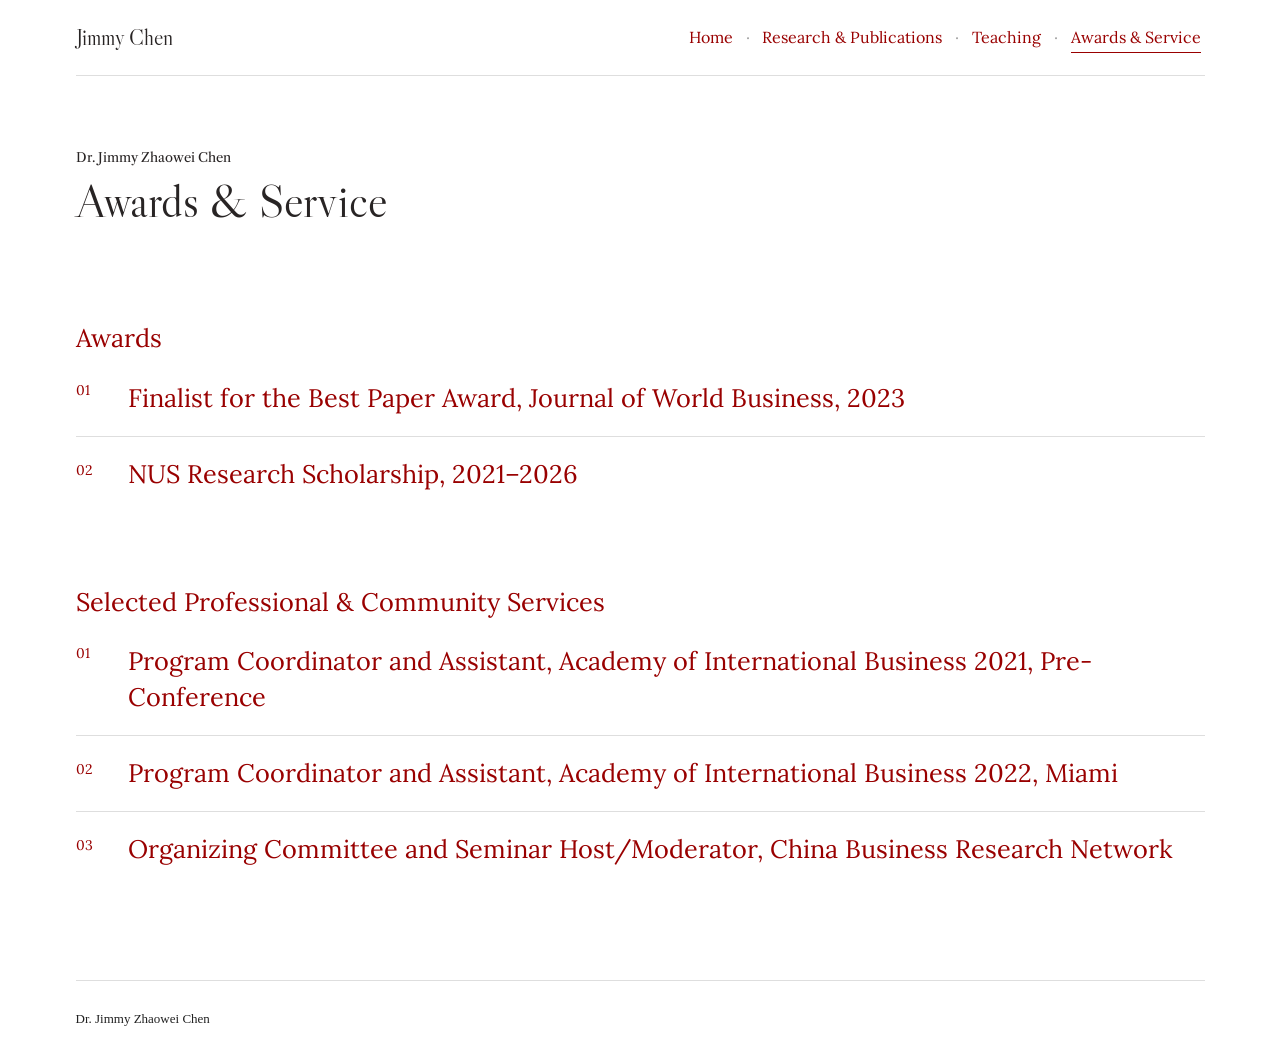
<file: awards-service.html>
<!DOCTYPE html>
<html lang="en">
<head>
  <meta charset="UTF-8">
  <meta name="viewport" content="width=device-width, initial-scale=1.0">
  <meta name="description" content="Awards and selected services of Dr. Jimmy Zhaowei Chen.">
  <title>Awards &amp; Service | Dr. Jimmy Zhaowei Chen</title>
  <link rel="preconnect" href="https://fonts.googleapis.com">
  <link rel="preconnect" href="https://fonts.gstatic.com" crossorigin>
  <link href="https://fonts.googleapis.com/css?family=Gentium+Basic:400,700|Libre+Caslon+Display|Libre+Caslon+Text:400,700|Lora:400,700&display=swap" rel="stylesheet">
  <link rel="stylesheet" href="style.css?v=red-accent-final-20260731">
</head>
<body>
  <a class="skip-link" href="#main-content">Skip to content</a>

  <nav class="site-nav" aria-label="Primary navigation">
    <a class="site-mark" href="index.html">Jimmy Chen</a>
    <div class="nav-links">
      <a href="index.html">Home</a>
      <span aria-hidden="true">·</span>
      <a href="research.html">Research &amp; Publications</a>
      <span aria-hidden="true">·</span>
      <a href="teaching.html">Teaching</a>
      <span aria-hidden="true">·</span>
      <a class="active" href="awards-service.html" aria-current="page">Awards &amp; Service</a>
    </div>
  </nav>

  <header class="compact-header">
    <p class="site-kicker">Dr. Jimmy Zhaowei Chen</p>
    <h1>Awards &amp; Service</h1>
  </header>

  <main id="main-content" class="content-shell">
    <section class="content-section reveal" aria-labelledby="awards-heading">
      <h2 id="awards-heading">Awards</h2>
      <ol class="publication-list numbered-list">
        <li>Finalist for the Best Paper Award, Journal of World Business, 2023</li>
        <li>NUS Research Scholarship, 2021–2026</li>
      </ol>
    </section>

    <section class="content-section reveal" aria-labelledby="service-heading">
      <h2 id="service-heading">Selected Professional &amp; Community Services</h2>
      <ol class="publication-list numbered-list">
        <li>Program Coordinator and Assistant, Academy of International Business 2021, Pre-Conference</li>
        <li>Program Coordinator and Assistant, Academy of International Business 2022, Miami</li>
        <li>Organizing Committee and Seminar Host/Moderator, China Business Research Network</li>
      </ol>
    </section>
  </main>

  <footer class="site-footer">
    <p>Dr. Jimmy Zhaowei Chen</p>
  </footer>

  <script src="script.js"></script>
</body>
</html>
</file>
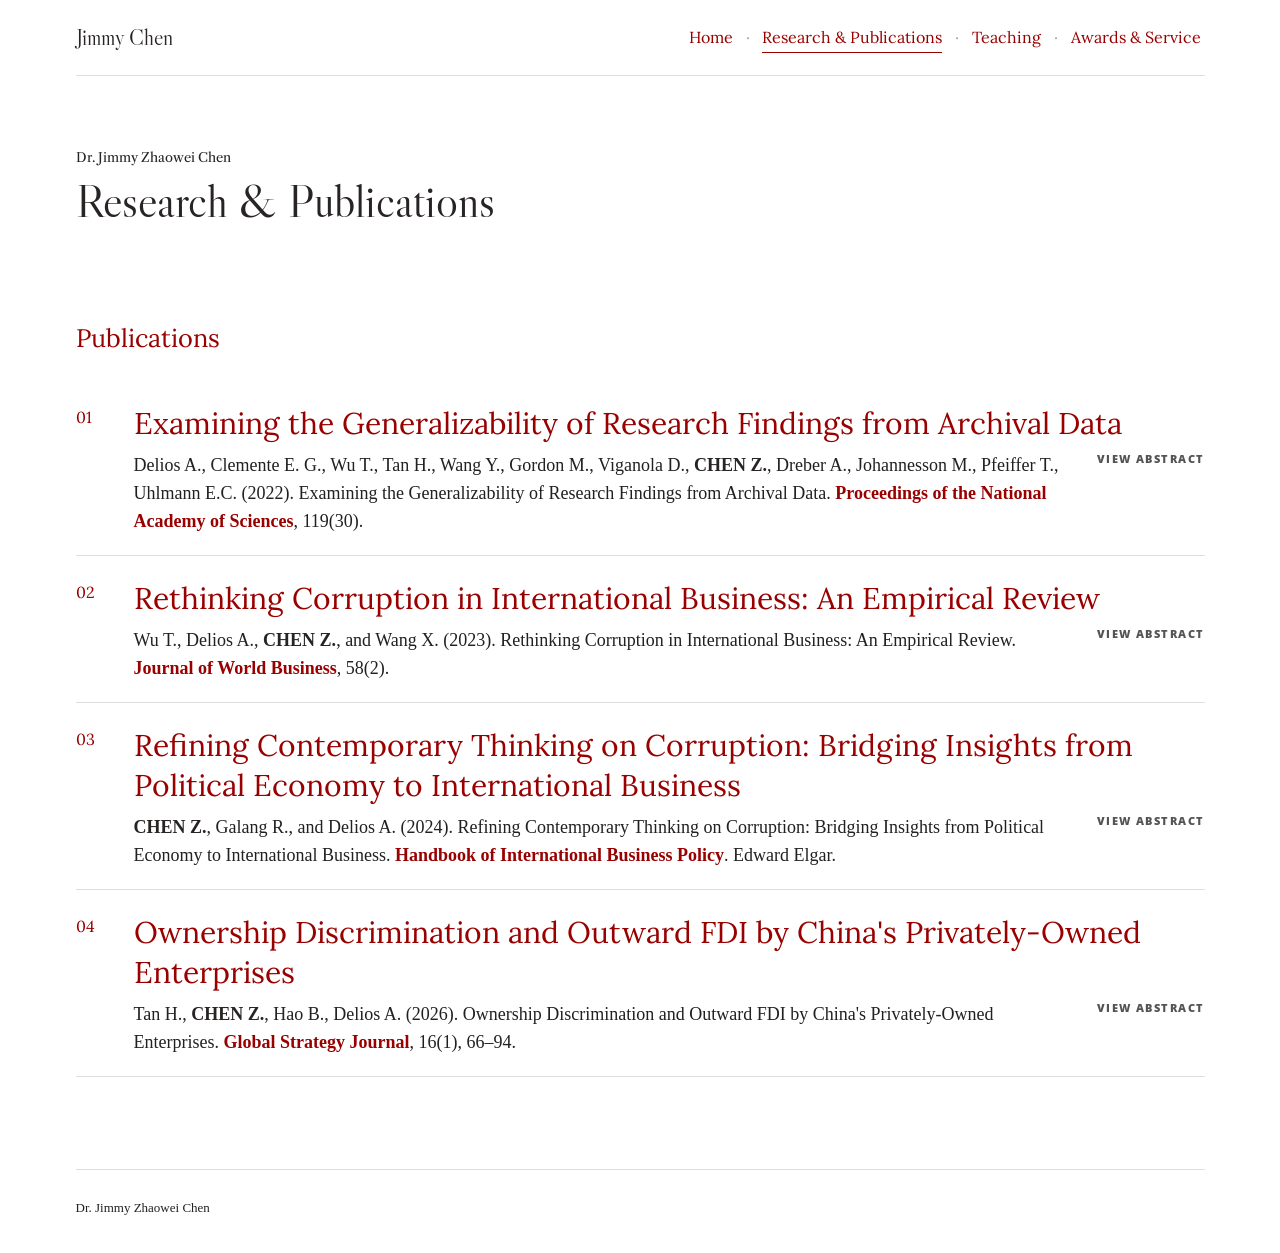
<file: research.html>
<!DOCTYPE html>
<html lang="en">
<head>
  <meta charset="UTF-8">
  <meta name="viewport" content="width=device-width, initial-scale=1.0">
  <meta name="description" content="Research interests and publications of Dr. Jimmy Zhaowei Chen.">
  <title>Research &amp; Publications | Dr. Jimmy Zhaowei Chen</title>
  <link rel="preconnect" href="https://fonts.googleapis.com">
  <link rel="preconnect" href="https://fonts.gstatic.com" crossorigin>
  <link href="https://fonts.googleapis.com/css?family=Gentium+Basic:400,700|Libre+Caslon+Display|Libre+Caslon+Text:400,700|Lora:400,700|Open+Sans:400,600,700,800&display=swap" rel="stylesheet">
  <link rel="stylesheet" href="style.css?v=red-accent-final-20260731">
</head>
<body>
  <a class="skip-link" href="#main-content">Skip to content</a>

  <nav class="site-nav" aria-label="Primary navigation">
    <a class="site-mark" href="index.html">Jimmy Chen</a>
    <div class="nav-links">
      <a href="index.html">Home</a>
      <span aria-hidden="true">·</span>
      <a class="active" href="research.html" aria-current="page">Research &amp; Publications</a>
      <span aria-hidden="true">·</span>
      <a href="teaching.html">Teaching</a>
      <span aria-hidden="true">·</span>
      <a href="awards-service.html">Awards &amp; Service</a>
    </div>
  </nav>

  <header class="compact-header">
    <p class="site-kicker">Dr. Jimmy Zhaowei Chen</p>
    <h1>Research &amp; Publications</h1>
  </header>

  <main id="main-content" class="content-shell">
    <section class="content-section reveal" aria-labelledby="publications-heading">
      <h2 id="publications-heading">Publications</h2>
      <ol class="publication-list research-publications numbered-list">
        <li class="publication-card">
          <button class="publication-toggle" type="button" aria-expanded="false" aria-controls="publication-generalizability">
            <span class="publication-title">Examining the Generalizability of Research Findings from Archival Data</span>
            <span class="publication-citation">Delios A., Clemente E. G., Wu T., Tan H., Wang Y., Gordon M., Viganola D., <strong class="author-self">CHEN Z.</strong>, Dreber A., Johannesson M., Pfeiffer T., Uhlmann E.C. (2022). Examining the Generalizability of Research Findings from Archival Data. <strong class="journal-name">Proceedings of the National Academy of Sciences</strong>, 119(30).</span>
            <span class="publication-cue" aria-hidden="true">View abstract</span>
          </button>
          <div class="publication-detail" id="publication-generalizability">
            <p><span>Abstract summary:</span> This study evaluates how well archival research findings travel across time periods and geographic settings. By reproducing and extending a large set of strategic management results, the paper helps clarify when empirical findings are robust enough to support broader theory building.</p>
            <a class="official-link" href="https://www.pnas.org/doi/10.1073/pnas.2120377119" target="_blank" rel="noopener noreferrer">Official paper page</a>
          </div>
        </li>
        <li class="publication-card">
          <button class="publication-toggle" type="button" aria-expanded="false" aria-controls="publication-corruption-review">
            <span class="publication-title">Rethinking Corruption in International Business: An Empirical Review</span>
            <span class="publication-citation">Wu T., Delios A., <strong class="author-self">CHEN Z.</strong>, and Wang X. (2023). Rethinking Corruption in International Business: An Empirical Review. <strong class="journal-name">Journal of World Business</strong>, 58(2).</span>
            <span class="publication-cue" aria-hidden="true">View abstract</span>
          </button>
          <div class="publication-detail" id="publication-corruption-review">
            <p><span>Abstract summary:</span> This review revisits empirical research on corruption in international business and argues for sharper theory, cleaner measurement, and stronger alignment between corruption concepts and research designs. It highlights how firm-level mechanisms and different forms of corruption matter for multinational strategy.</p>
            <a class="official-link" href="https://www.sciencedirect.com/science/article/abs/pii/S1090951622001018" target="_blank" rel="noopener noreferrer">Official paper page</a>
          </div>
        </li>
        <li class="publication-card">
          <button class="publication-toggle" type="button" aria-expanded="false" aria-controls="publication-corruption-chapter">
            <span class="publication-title">Refining Contemporary Thinking on Corruption: Bridging Insights from Political Economy to International Business</span>
            <span class="publication-citation"><strong class="author-self">CHEN Z.</strong>, Galang R., and Delios A. (2024). Refining Contemporary Thinking on Corruption: Bridging Insights from Political Economy to International Business. <strong class="journal-name">Handbook of International Business Policy</strong>. Edward Elgar.</span>
            <span class="publication-cue" aria-hidden="true">View abstract</span>
          </button>
          <div class="publication-detail" id="publication-corruption-chapter">
            <p><span>Abstract summary:</span> This chapter connects international business research on corruption with ideas from political economy. It reviews how scholarship explains corruption's antecedents, types, and consequences, then points toward more nuanced ways to understand how multinational enterprises and policy instruments operate in corrupt environments.</p>
            <a class="official-link" href="https://www.elgaronline.com/doi/10.4337/9781035308682.00013" target="_blank" rel="noopener noreferrer">Official chapter page</a>
          </div>
        </li>
        <li class="publication-card">
          <button class="publication-toggle" type="button" aria-expanded="false" aria-controls="publication-ownership-discrimination">
            <span class="publication-title">Ownership Discrimination and Outward FDI by China's Privately-Owned Enterprises</span>
            <span class="publication-citation">Tan H., <strong class="author-self">CHEN Z.</strong>, Hao B., Delios A. (2026). Ownership Discrimination and Outward FDI by China's Privately-Owned Enterprises. <strong class="journal-name">Global Strategy Journal</strong>, 16(1), 66–94.</span>
            <span class="publication-cue" aria-hidden="true">View abstract</span>
          </button>
          <div class="publication-detail" id="publication-ownership-discrimination">
            <p><span>Abstract summary:</span> This article develops the idea of ownership discrimination to explain why privately owned enterprises in transition economies may pursue outward foreign direct investment. Using evidence from China, it shows how perceived domestic disadvantages can motivate international expansion, while political ties can weaken that relationship.</p>
            <a class="official-link" href="https://sms.onlinelibrary.wiley.com/doi/10.1002/gsj.70001" target="_blank" rel="noopener noreferrer">Official paper page</a>
          </div>
        </li>
      </ol>
    </section>
  </main>

  <footer class="site-footer">
    <p>Dr. Jimmy Zhaowei Chen</p>
  </footer>

  <script src="script.js"></script>
</body>
</html>
</file>
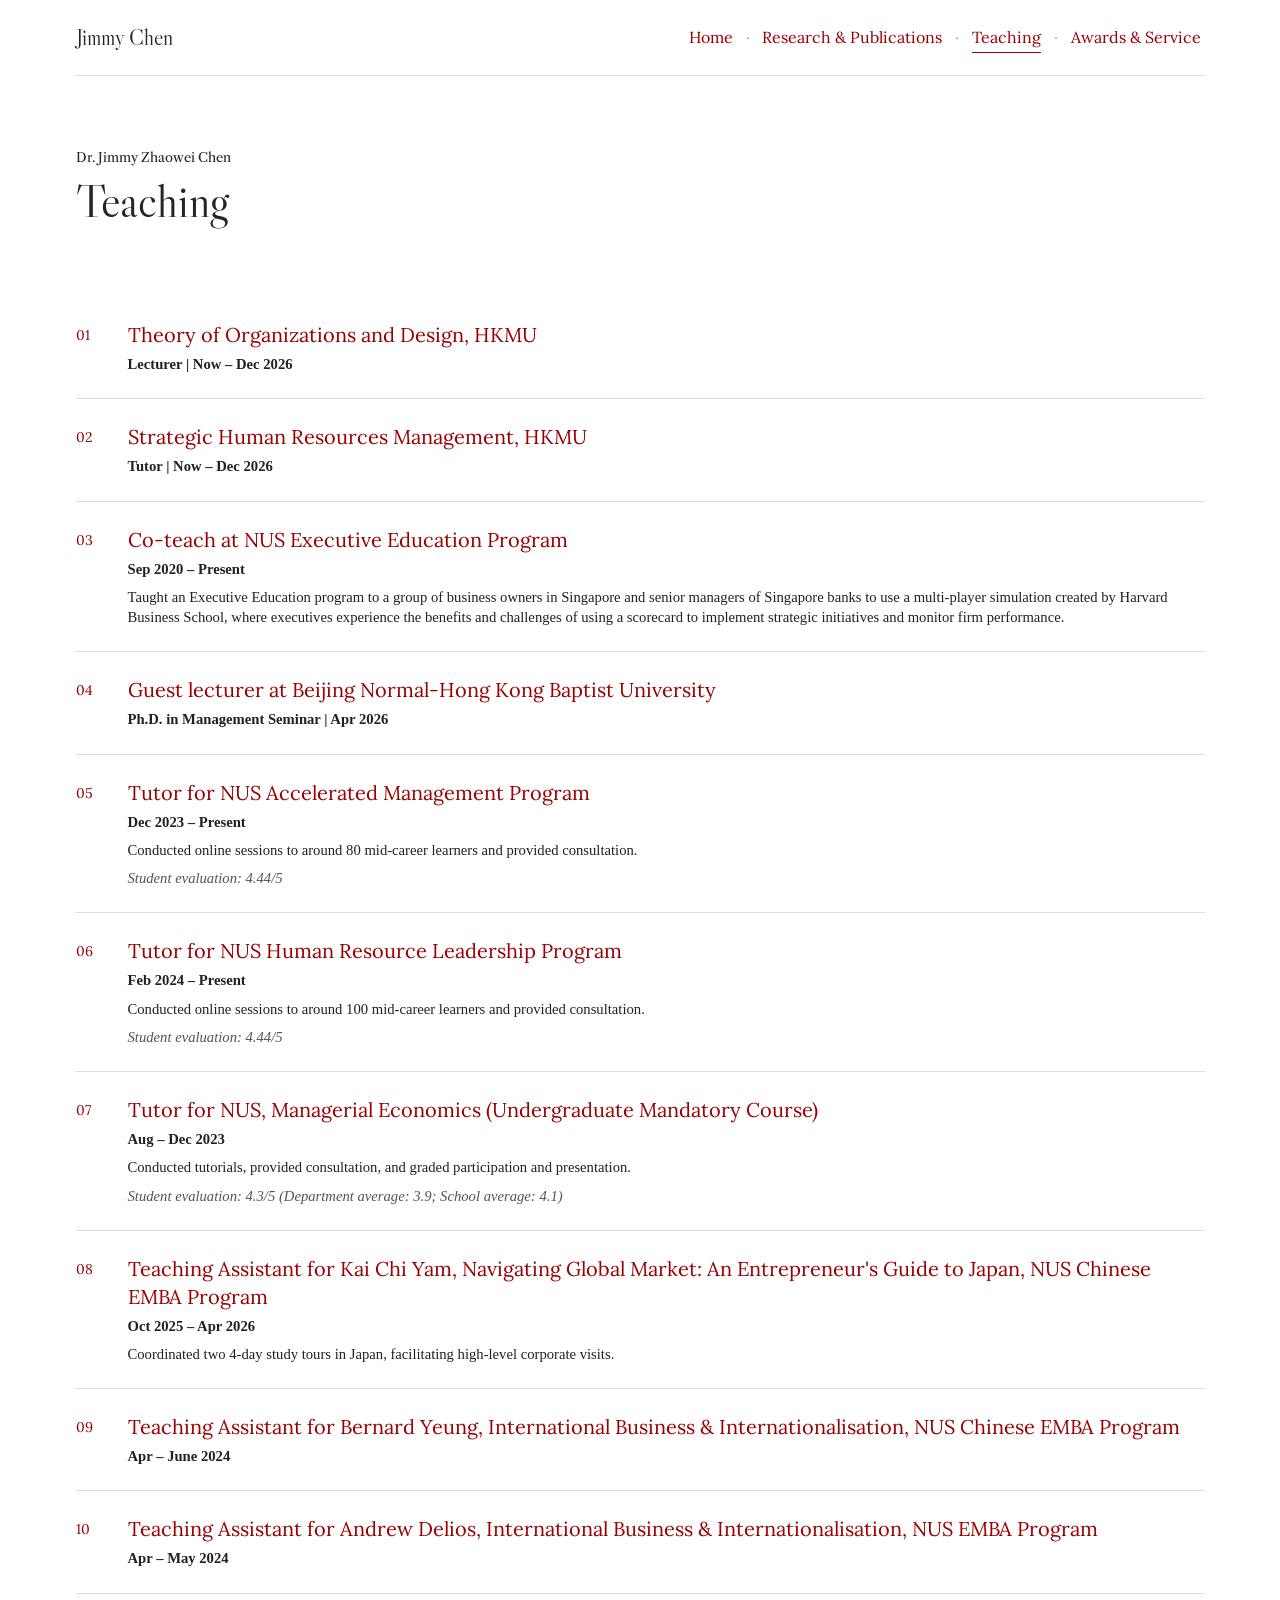
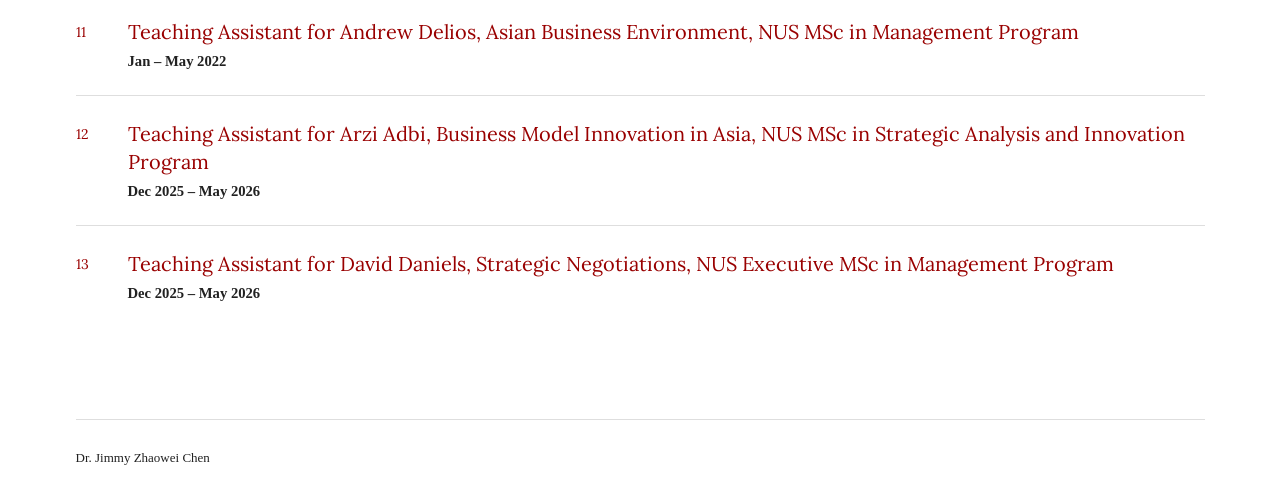
<file: teaching.html>
<!DOCTYPE html>
<html lang="en">
<head>
  <meta charset="UTF-8">
  <meta name="viewport" content="width=device-width, initial-scale=1.0">
  <meta name="description" content="Teaching experience of Dr. Jimmy Zhaowei Chen.">
  <title>Teaching | Dr. Jimmy Zhaowei Chen</title>
  <link rel="preconnect" href="https://fonts.googleapis.com">
  <link rel="preconnect" href="https://fonts.gstatic.com" crossorigin>
  <link href="https://fonts.googleapis.com/css?family=Gentium+Basic:400,700|Libre+Caslon+Display|Libre+Caslon+Text:400,700|Lora:400,700&display=swap" rel="stylesheet">
  <link rel="stylesheet" href="style.css?v=red-accent-final-20260731">
</head>
<body>
  <a class="skip-link" href="#main-content">Skip to content</a>

  <nav class="site-nav" aria-label="Primary navigation">
    <a class="site-mark" href="index.html">Jimmy Chen</a>
    <div class="nav-links">
      <a href="index.html">Home</a>
      <span aria-hidden="true">·</span>
      <a href="research.html">Research &amp; Publications</a>
      <span aria-hidden="true">·</span>
      <a class="active" href="teaching.html" aria-current="page">Teaching</a>
      <span aria-hidden="true">·</span>
      <a href="awards-service.html">Awards &amp; Service</a>
    </div>
  </nav>

  <header class="compact-header">
    <p class="site-kicker">Dr. Jimmy Zhaowei Chen</p>
    <h1>Teaching</h1>
  </header>

  <main id="main-content" class="content-shell">
    <ol class="teaching-list">
      <li class="teaching-entry reveal">
        <h2>Theory of Organizations and Design, HKMU</h2>
        <p class="entry-meta">Lecturer | Now – Dec 2026</p>
      </li>
      <li class="teaching-entry reveal">
        <h2>Strategic Human Resources Management, HKMU</h2>
        <p class="entry-meta">Tutor | Now – Dec 2026</p>
      </li>
      <li class="teaching-entry reveal">
        <h2>Co-teach at NUS Executive Education Program</h2>
        <p class="entry-meta">Sep 2020 – Present</p>
        <p class="entry-description">Taught an Executive Education program to a group of business owners in Singapore and senior managers of Singapore banks to use a multi-player simulation created by Harvard Business School, where executives experience the benefits and challenges of using a scorecard to implement strategic initiatives and monitor firm performance.</p>
      </li>
      <li class="teaching-entry reveal">
        <h2>Guest lecturer at Beijing Normal-Hong Kong Baptist University</h2>
        <p class="entry-meta">Ph.D. in Management Seminar | Apr 2026</p>
      </li>
      <li class="teaching-entry reveal">
        <h2>Tutor for NUS Accelerated Management Program</h2>
        <p class="entry-meta">Dec 2023 – Present</p>
        <p class="entry-description">Conducted online sessions to around 80 mid-career learners and provided consultation.</p>
        <p class="entry-evaluation">Student evaluation: 4.44/5</p>
      </li>
      <li class="teaching-entry reveal">
        <h2>Tutor for NUS Human Resource Leadership Program</h2>
        <p class="entry-meta">Feb 2024 – Present</p>
        <p class="entry-description">Conducted online sessions to around 100 mid-career learners and provided consultation.</p>
        <p class="entry-evaluation">Student evaluation: 4.44/5</p>
      </li>
      <li class="teaching-entry reveal">
        <h2>Tutor for NUS, Managerial Economics (Undergraduate Mandatory Course)</h2>
        <p class="entry-meta">Aug – Dec 2023</p>
        <p class="entry-description">Conducted tutorials, provided consultation, and graded participation and presentation.</p>
        <p class="entry-evaluation">Student evaluation: 4.3/5 (Department average: 3.9; School average: 4.1)</p>
      </li>
      <li class="teaching-entry reveal">
        <h2>Teaching Assistant for Kai Chi Yam, Navigating Global Market: An Entrepreneur's Guide to Japan, NUS Chinese EMBA Program</h2>
        <p class="entry-meta">Oct 2025 – Apr 2026</p>
        <p class="entry-description">Coordinated two 4-day study tours in Japan, facilitating high-level corporate visits.</p>
      </li>
      <li class="teaching-entry reveal">
        <h2>Teaching Assistant for Bernard Yeung, International Business &amp; Internationalisation, NUS Chinese EMBA Program</h2>
        <p class="entry-meta">Apr – June 2024</p>
      </li>
      <li class="teaching-entry reveal">
        <h2>Teaching Assistant for Andrew Delios, International Business &amp; Internationalisation, NUS EMBA Program</h2>
        <p class="entry-meta">Apr – May 2024</p>
      </li>
      <li class="teaching-entry reveal">
        <h2>Teaching Assistant for Andrew Delios, Asian Business Environment, NUS MSc in Management Program</h2>
        <p class="entry-meta">Jan – May 2022</p>
      </li>
      <li class="teaching-entry reveal">
        <h2>Teaching Assistant for Arzi Adbi, Business Model Innovation in Asia, NUS MSc in Strategic Analysis and Innovation Program</h2>
        <p class="entry-meta">Dec 2025 – May 2026</p>
      </li>
      <li class="teaching-entry reveal">
        <h2>Teaching Assistant for David Daniels, Strategic Negotiations, NUS Executive MSc in Management Program</h2>
        <p class="entry-meta">Dec 2025 – May 2026</p>
      </li>
    </ol>
  </main>

  <footer class="site-footer">
    <p>Dr. Jimmy Zhaowei Chen</p>
  </footer>

  <script src="script.js"></script>
</body>
</html>
</file>
<file: style.css>
:root {
  --background: #ffffff;
  --ink: #282424;
  --body-ink: #212121;
  --heading-blue: #990000;
  --link-blue: #990000;
  --link-hover: #990000;
  --rule: #dedede;
  --soft-row: #f7fafb;
  --display: "Libre Caslon Display", "Times New Roman", serif;
  --text-serif: "Gentium Basic", "Gentium Book Plus", Georgia, serif;
  --heading-serif: "Lora", Georgia, serif;
  --utility-serif: "Libre Caslon Text", Georgia, serif;
  --source-sans: "Open Sans", Arial, sans-serif;
  --page-width: 1129px;
}

* {
  box-sizing: border-box;
}

html {
  scroll-behavior: smooth;
}

body {
  margin: 0;
  overflow-x: hidden;
  color: var(--body-ink);
  background: var(--background);
  font-family: var(--text-serif);
  font-size: 14.6667px;
  font-weight: 400;
  line-height: 24.4449px;
  text-rendering: optimizeLegibility;
}

a {
  color: var(--link-blue);
  text-decoration: none;
  text-underline-offset: 0.18em;
  transition: color 180ms ease, text-decoration-color 180ms ease;
}

a:hover,
a:focus-visible {
  color: var(--link-hover);
  text-decoration: underline;
}

a:focus-visible {
  outline: 1px solid var(--link-hover);
  outline-offset: 4px;
}

.skip-link {
  position: fixed;
  z-index: 50;
  top: 0.75rem;
  left: 0.75rem;
  padding: 0.4rem 0.75rem;
  transform: translateY(-180%);
  color: #ffffff;
  background: var(--ink);
  font-family: var(--utility-serif);
}

.skip-link:focus {
  transform: translateY(0);
}

.site-nav {
  width: min(calc(100% - 80px), var(--page-width));
  min-height: 76px;
  margin: 0 auto;
  display: flex;
  align-items: center;
  justify-content: space-between;
  gap: 2rem;
  border-bottom: 1px solid var(--rule);
  font-family: var(--heading-serif);
}

.site-mark {
  flex: 0 0 auto;
  color: var(--ink);
  font-family: var(--display);
  font-size: 22px;
  line-height: 1;
}

.site-mark:hover,
.site-mark:focus-visible {
  color: var(--ink);
  text-decoration: none;
}

.nav-links {
  display: flex;
  align-items: center;
  justify-content: flex-end;
  flex-wrap: wrap;
  gap: 0.55rem;
  color: #9b9b9b;
  font-size: 16px;
  line-height: 19.36px;
}

.nav-links a {
  position: relative;
  padding: 11.5px 4px;
  color: var(--link-blue);
  white-space: nowrap;
}

.nav-links a::after {
  content: "";
  position: absolute;
  right: 4px;
  bottom: 6px;
  left: 4px;
  height: 1px;
  transform: scaleX(0);
  transform-origin: right;
  background: currentColor;
  transition: transform 180ms ease;
}

.nav-links a:hover,
.nav-links a:focus-visible,
.nav-links a.active {
  color: var(--link-hover);
  text-decoration: none;
}

.nav-links a:hover::after,
.nav-links a:focus-visible::after,
.nav-links a.active::after {
  transform: scaleX(1);
  transform-origin: left;
}

/* About page: profile composition modelled on the Jia Nan faculty profile. */
.about-page .site-nav {
  width: min(calc(100% - 80px), var(--page-width));
  min-height: 76px;
  padding: 0;
  display: flex;
  justify-items: initial;
  justify-content: space-between;
  gap: 2rem;
  border-bottom: 1px solid var(--rule);
}

.about-page .site-mark {
  color: var(--ink);
  font-family: var(--display);
  font-size: 22px;
  letter-spacing: 0;
}

.about-page .nav-links {
  justify-content: flex-end;
  gap: 0.55rem;
  font-family: var(--heading-serif);
  font-size: 16px;
  font-weight: 400;
  line-height: 19.36px;
  text-transform: none;
}

.about-page .nav-links span {
  display: inline;
}

.about-page .nav-links a {
  padding: 11.5px 4px;
  color: var(--link-blue);
}

.person-profile {
  width: min(100%, 1280px);
  margin: 50px auto 0;
  padding: 0 50px 100px;
  display: grid;
  grid-template-columns: minmax(0, 590px) minmax(0, 590px);
  align-items: start;
  column-gap: 0;
}

.person-biography {
  padding: 125px 0 0 50px;
}

.person-biography h1 {
  position: relative;
  margin: 21px -1.564px 0 0;
  color: var(--ink);
  font-family: var(--display);
  font-size: 46px;
  font-weight: 400;
  letter-spacing: 0.034em;
  line-height: 48.76px;
}

.person-biography h1::before,
.person-biography h1::after {
  position: absolute;
  left: -100px;
  width: 90px;
  height: 20px;
  content: "";
  opacity: 0.5;
  border-top: 1px solid #990000;
  border-bottom: 1px solid #990000;
  transform: skewY(-22deg);
  transform-origin: 100% 0;
}

.person-biography h1::before {
  top: 9px;
}

.person-biography h1::after {
  top: 18px;
}

.person-appointments {
  width: 540px;
  margin: 7px 0 0;
  padding: 0;
  list-style: none;
  color: var(--ink);
  font-family: var(--utility-serif);
  font-size: 13px;
  line-height: 19.5px;
}

.person-appointments li {
  padding-left: 0;
}

.person-description {
  width: 540px;
  max-width: 100%;
  margin-top: 41px;
  color: var(--ink);
  font-family: var(--utility-serif);
  font-size: 14px;
  letter-spacing: 0.05em;
  line-height: 19.5px;
}

.person-description p {
  margin: 18px 0 0;
}

.person-aside {
  min-width: 0;
  padding-left: 50px;
}

.portrait-frame {
  position: relative;
  z-index: 0;
  width: 540px;
  max-width: 100%;
  margin: 28px 0 0;
  padding: 0;
}

.portrait-frame::after {
  position: absolute;
  z-index: -1;
  top: 0;
  left: 0;
  width: 100%;
  height: 100%;
  content: "";
  border: 1px solid #990000;
  transform: translate(-10px, 10px);
}

.about-page .profile-photo,
.about-page .profile-placeholder {
  width: 100%;
  height: auto;
  aspect-ratio: 6 / 7;
  border: 0;
  border-radius: 0;
}

.about-page .profile-photo {
  position: relative;
  z-index: 1;
  object-position: center center;
}

.about-page .profile-placeholder {
  position: relative;
  z-index: 1;
  font-size: 56px;
}

.person-links {
  margin-top: 124px;
  padding-left: 20px;
  color: #545454;
  font-family: var(--source-sans);
}

.person-links address {
  margin: 0;
  padding: 0;
  font-size: 12px;
  font-style: normal;
  font-weight: 700;
  letter-spacing: 0.13em;
  line-height: 16.8px;
}

.person-links address a,
.person-links address span {
  display: block;
  color: #545454;
  text-transform: uppercase;
}

.person-links address a {
  width: fit-content;
  padding: 0.6px 0;
  border-bottom: 1px solid #ffcc00;
}

.person-links nav {
  display: grid;
  gap: 7px;
  margin-top: 12px;
}

.person-links nav a {
  width: fit-content;
  color: #545454;
  font-size: 12px;
  font-weight: 700;
  letter-spacing: 0.13em;
  text-transform: uppercase;
}

.person-links a:hover,
.person-links a:focus-visible {
  color: #990000;
}

.person-details {
  width: min(100%, 490px);
  margin: 86px 0 0;
  padding-right: 0;
  color: #545454;
  font-family: var(--source-sans);
}

.person-details h2 {
  margin: 0;
  padding-bottom: 4px;
  color: #282424;
  font-family: var(--source-sans);
  font-size: 11px;
  font-weight: 800;
  letter-spacing: 0.15em;
  line-height: 11px;
  text-transform: uppercase;
}

.person-details p {
  margin: 12px 0 0;
  padding-left: 0;
  color: #282424;
  font-size: 11px;
  font-weight: 800;
  letter-spacing: 0.15em;
  line-height: 11px;
  text-transform: uppercase;
}

.profile-hero {
  border-bottom: 1px solid var(--rule);
}

.hero-inner {
  width: min(calc(100% - 80px), var(--page-width));
  min-height: 520px;
  margin: 0 auto;
  padding: 78px 0 72px;
  display: grid;
  grid-template-columns: minmax(0, 1fr) 220px;
  align-items: center;
  gap: clamp(64px, 10vw, 150px);
  animation: enter 480ms ease-out both;
}

.profile-intro {
  max-width: 660px;
}

.profile-intro h1 {
  margin: 0;
  color: var(--ink);
  font-family: var(--display);
  font-size: 46px;
  font-weight: 400;
  letter-spacing: -0.02em;
  line-height: 48.76px;
}

.profile-title {
  max-width: 600px;
  margin: 21px 0 0;
  color: var(--ink);
  font-family: var(--utility-serif);
  font-size: 14px;
  line-height: 19.5px;
}

.contact-line {
  margin-top: 18px;
  display: flex;
  flex-wrap: wrap;
  gap: 0.3rem 0.65rem;
  color: #545454;
  font-family: var(--utility-serif);
  font-size: 12px;
  font-style: normal;
  font-weight: 700;
  line-height: 18px;
}

.contact-line a {
  color: #545454;
}

.profile-media,
.profile-photo,
.profile-placeholder {
  width: 220px;
  height: 270px;
}

.profile-media {
  position: relative;
}

.profile-photo {
  display: block;
  object-fit: cover;
  object-position: center 18%;
  border: 1px solid var(--rule);
  border-radius: 0;
  background: #eeeeee;
}

.profile-placeholder {
  display: grid;
  place-items: center;
  border: 1px solid #cfcfcf;
  color: #ffffff;
  background: #a9a9a9;
  font-family: var(--display);
  font-size: 54px;
}

.profile-placeholder[hidden] {
  display: none;
}

.compact-header {
  width: min(calc(100% - 80px), var(--page-width));
  margin: 0 auto;
  padding: 72px 0 38px;
  animation: enter 420ms ease-out both;
}

.compact-header .site-kicker {
  margin: 0 0 9px;
  color: var(--ink);
  font-family: var(--utility-serif);
  font-size: 13px;
  line-height: 19.5px;
}

.compact-header h1 {
  margin: 0;
  color: var(--ink);
  font-family: var(--display);
  font-size: 46px;
  font-weight: 400;
  line-height: 48.76px;
}

.content-shell {
  width: min(calc(100% - 80px), var(--page-width));
  margin: 0 auto;
  padding: 58px 0 92px;
}

.content-section + .content-section {
  margin-top: 72px;
}

.content-section h2 {
  margin: 0 0 24px;
  color: var(--heading-blue);
  font-family: var(--heading-serif);
  font-size: 25.3333px;
  font-weight: 400;
  line-height: 35.4667px;
}

.content-section p {
  max-width: 100%;
  margin: 0;
  color: var(--body-ink);
  font-family: var(--text-serif);
  font-size: 14.6667px;
  line-height: 24.4449px;
}

.academic-list {
  margin: 0;
  padding-left: 1.25rem;
}

.academic-list li {
  padding-left: 0.2rem;
  color: var(--body-ink);
}

.academic-list li + li {
  margin-top: 8px;
}

.publication-list {
  margin: 0;
  padding: 0;
  list-style: none;
}

.publication-list li {
  margin: 0;
  padding: 20px 0;
  color: var(--heading-blue);
  border-top: 1px solid var(--rule);
  font-family: var(--heading-serif);
  font-size: 25.3333px;
  font-weight: 400;
  line-height: 35.4667px;
  transition: background-color 180ms ease, padding 180ms ease;
}

.publication-list li:first-child {
  border-top: 0;
  padding-top: 0;
}

.publication-list li:hover {
  padding-right: 12px;
  padding-left: 12px;
  background: var(--soft-row);
}

.research-publications {
  border-bottom: 1px solid var(--rule);
}

.research-publications .publication-card {
  color: var(--body-ink);
}

.research-publications .publication-card:hover {
  background: transparent;
}

.research-publications.numbered-list .publication-card {
  padding: 0 0 0 58px;
}

.research-publications.numbered-list .publication-card:hover {
  padding-left: 70px;
}

.research-publications.numbered-list .publication-card::before {
  top: 28px;
  color: var(--heading-blue);
  font-size: 16px;
}

.research-publications.numbered-list .publication-card:first-child::before {
  top: 28px;
}

.publication-toggle {
  width: 100%;
  margin: 0;
  padding: 22px 0 20px;
  display: grid;
  grid-template-columns: minmax(0, 1fr) auto;
  gap: 8px 24px;
  border: 0;
  color: inherit;
  background: transparent;
  font: inherit;
  text-align: left;
  cursor: pointer;
  transition: background-color 180ms ease, padding 180ms ease;
}

.publication-toggle:hover,
.publication-toggle:focus-visible,
.publication-card.is-open .publication-toggle {
  padding-right: 12px;
  padding-left: 16px;
  background: var(--soft-row);
}

.publication-toggle:focus-visible {
  outline: 1px solid var(--link-hover);
  outline-offset: 4px;
}

.publication-title {
  grid-column: 1 / -1;
  color: var(--heading-blue);
  font-family: var(--heading-serif);
  font-size: 30px;
  font-weight: 400;
  line-height: 40px;
}

.publication-citation {
  color: var(--body-ink);
  font-family: var(--text-serif);
  font-size: 18px;
  line-height: 28px;
}

.publication-cue {
  align-self: start;
  color: #545454;
  font-family: var(--source-sans);
  font-size: 11px;
  font-weight: 800;
  letter-spacing: 0.13em;
  line-height: 16px;
  text-transform: uppercase;
}

.publication-card.is-open .publication-cue {
  color: var(--link-hover);
}

.publication-detail {
  max-height: 0;
  overflow: hidden;
  opacity: 0;
  transform: translateY(-4px);
  transition: max-height 240ms ease, opacity 200ms ease, transform 200ms ease;
}

.publication-card.is-open .publication-detail {
  max-height: 340px;
  opacity: 1;
  transform: translateY(0);
}

.publication-detail p {
  margin: 0;
  padding: 0 12px 14px;
  color: var(--body-ink);
  font-family: var(--text-serif);
  font-size: 14.6667px;
  line-height: 24px;
}

.publication-detail p span {
  color: var(--ink);
  font-weight: 700;
}

.official-link {
  width: fit-content;
  margin: 0 12px 24px;
  padding-bottom: 2px;
  display: inline-block;
  border-bottom: 1px solid #ffcc00;
  color: #545454;
  font-family: var(--source-sans);
  font-size: 12px;
  font-weight: 700;
  letter-spacing: 0.13em;
  line-height: 16.8px;
  text-transform: uppercase;
}

.official-link:hover,
.official-link:focus-visible {
  color: var(--link-hover);
  text-decoration: none;
}

.numbered-list {
  counter-reset: numbered;
}

.publication-list.numbered-list li {
  position: relative;
  padding-left: 52px;
  counter-increment: numbered;
}

.publication-list.numbered-list li:hover {
  padding-left: 64px;
}

.publication-list.numbered-list li::before {
  content: counter(numbered, decimal-leading-zero);
  position: absolute;
  top: 26px;
  left: 0;
  color: var(--heading-blue);
  font-family: var(--heading-serif);
  font-size: 14px;
  line-height: 1;
}

.publication-list.numbered-list li:first-child::before {
  top: 2px;
}

.interactive-list li {
  transition: background-color 180ms ease, padding 180ms ease;
}

.interactive-list li:hover {
  padding-right: 12px;
  padding-left: calc(1.25rem + 12px);
  background: var(--soft-row);
}

.author-self {
  color: var(--ink);
  font-weight: 700;
}

.journal-name {
  color: var(--heading-blue);
  font-weight: 700;
}

.teaching-list {
  margin: 0;
  padding: 0;
  list-style: none;
  counter-reset: teaching;
}

.teaching-entry {
  position: relative;
  margin: 0;
  padding: 24px 0 24px 52px;
  border-top: 1px solid var(--rule);
  counter-increment: teaching;
  transition: background-color 180ms ease, padding-right 180ms ease;
}

.teaching-entry:first-child {
  border-top: 0;
  padding-top: 0;
}

.teaching-entry:hover {
  padding-right: 12px;
  padding-left: 64px;
  background: var(--soft-row);
}

.teaching-entry::before {
  content: counter(teaching, decimal-leading-zero);
  position: absolute;
  top: 26px;
  left: 0;
  color: var(--heading-blue);
  font-family: var(--heading-serif);
  font-size: 14px;
}

.teaching-entry:first-child::before {
  top: 2px;
}

.teaching-entry h2 {
  margin: 0;
  color: var(--heading-blue);
  font-family: var(--heading-serif);
  font-size: 20px;
  font-weight: 400;
  line-height: 28px;
}

.entry-meta {
  margin: 5px 0 0;
  color: var(--body-ink);
  font-family: var(--text-serif);
  font-size: 14.6667px;
  font-weight: 700;
  line-height: 20.24px;
}

.entry-description,
.entry-evaluation {
  margin: 8px 0 0;
  color: var(--body-ink);
  font-family: var(--text-serif);
  font-size: 14.6667px;
  line-height: 20.24px;
}

.entry-evaluation {
  color: #545454;
  font-style: italic;
}

.site-footer {
  width: min(calc(100% - 80px), var(--page-width));
  margin: 0 auto;
  padding: 28px 0 36px;
  border-top: 1px solid var(--rule);
  color: var(--body-ink);
  font-family: var(--text-serif);
  font-size: 13px;
  line-height: 19.5px;
}

.site-footer p {
  margin: 0;
}

.reveal {
  opacity: 0;
  transform: translateY(10px);
  transition: opacity 420ms ease, transform 420ms ease;
}

.reveal.is-visible {
  opacity: 1;
  transform: none;
}

@keyframes enter {
  from {
    opacity: 0;
    transform: translateY(8px);
  }
  to {
    opacity: 1;
    transform: none;
  }
}

@media (max-width: 720px) {
  .site-nav {
    width: calc(100% - 32px);
    min-height: auto;
    padding: 18px 0 14px;
    display: block;
  }

  .site-mark {
    display: inline-block;
    margin-bottom: 10px;
    font-size: 20px;
  }

  .nav-links {
    justify-content: flex-start;
    flex-wrap: wrap;
    gap: 0 0.35rem;
    font-size: 14px;
    line-height: 18px;
  }

  .nav-links a {
    padding: 6px 2px;
  }

  .nav-links a::after {
    right: 2px;
    bottom: 2px;
    left: 2px;
  }

  .about-page .site-nav {
    width: calc(100% - 32px);
    min-height: auto;
    padding: 18px 0 14px;
    display: block;
  }

  .about-page .site-mark {
    font-size: 22px;
  }

  .about-page .nav-links {
    justify-content: flex-start;
    gap: 0 0.35rem;
    font-size: 11px;
    line-height: 15px;
  }

  .about-page .nav-links span {
    display: inline;
  }

  .person-profile {
    width: calc(100% - 32px);
    margin: 0 auto;
    padding: 39px 0 68px;
    display: flex;
    flex-direction: column;
    gap: 38px;
  }

  .person-biography {
    width: 100%;
    padding: 0;
    order: 2;
  }

  .person-biography h1 {
    margin: 0;
    font-size: 38px;
    letter-spacing: 0.02em;
    line-height: 42px;
  }

  .person-biography h1::before,
  .person-biography h1::after {
    display: none;
  }

  .person-appointments {
    width: auto;
    margin: 18px 0 28px;
    font-size: 15px;
  }

  .person-description {
    width: auto;
    margin-top: 0;
    font-size: 14px;
    line-height: 1.7;
  }

  .person-aside {
    width: 100%;
    padding-left: 0;
    order: 1;
  }

  .portrait-frame {
    width: min(82%, 280px);
    margin: 0 0 0 10px;
  }

  .person-links,
  .person-details {
    max-width: 360px;
  }

  .person-links {
    margin-top: 36px;
  }

  .person-details {
    margin-top: 40px;
  }

  .hero-inner {
    width: calc(100% - 32px);
    min-height: auto;
    padding: 52px 0 56px;
    grid-template-columns: 1fr;
    gap: 34px;
  }

  .profile-intro {
    order: 2;
  }

  .profile-media {
    order: 1;
  }

  .profile-media,
  .profile-photo,
  .profile-placeholder {
    width: 180px;
    height: 220px;
  }

  .profile-intro h1 {
    font-size: 38px;
    line-height: 42px;
  }

  .contact-line {
    display: block;
  }

  .contact-line span {
    display: block;
    margin-top: 4px;
  }

  .contact-line span[aria-hidden="true"] {
    display: none;
  }

  .compact-header,
  .content-shell,
  .site-footer {
    width: calc(100% - 32px);
  }

  .compact-header {
    padding: 52px 0 30px;
  }

  .compact-header h1 {
    font-size: 38px;
    line-height: 42px;
  }

  .content-shell {
    padding: 42px 0 64px;
  }

  .content-section + .content-section {
    margin-top: 54px;
  }

  .content-section h2 {
    font-size: 23px;
    line-height: 31px;
  }

  .publication-list li {
    font-size: 19px;
    line-height: 28px;
  }

  .research-publications.numbered-list .publication-card {
    padding-left: 42px;
  }

  .research-publications.numbered-list .publication-card:hover {
    padding-left: 48px;
  }

  .research-publications.numbered-list .publication-card::before,
  .research-publications.numbered-list .publication-card:first-child::before {
    top: 26px;
    font-size: 14px;
  }

  .publication-toggle {
    grid-template-columns: 1fr;
    gap: 8px;
  }

  .publication-title {
    font-size: 21px;
    line-height: 29px;
  }

  .publication-citation,
  .publication-detail p {
    font-size: 15px;
    line-height: 24px;
  }

  .publication-card.is-open .publication-detail {
    max-height: 520px;
  }

  .teaching-entry {
    padding-left: 42px;
  }
}

@media (prefers-reduced-motion: reduce) {
  html {
    scroll-behavior: auto;
  }

  *,
  *::before,
  *::after {
    animation-duration: 0.01ms !important;
    animation-iteration-count: 1 !important;
    scroll-behavior: auto !important;
    transition-duration: 0.01ms !important;
  }

  .reveal {
    opacity: 1;
    transform: none;
  }
}
</file>
